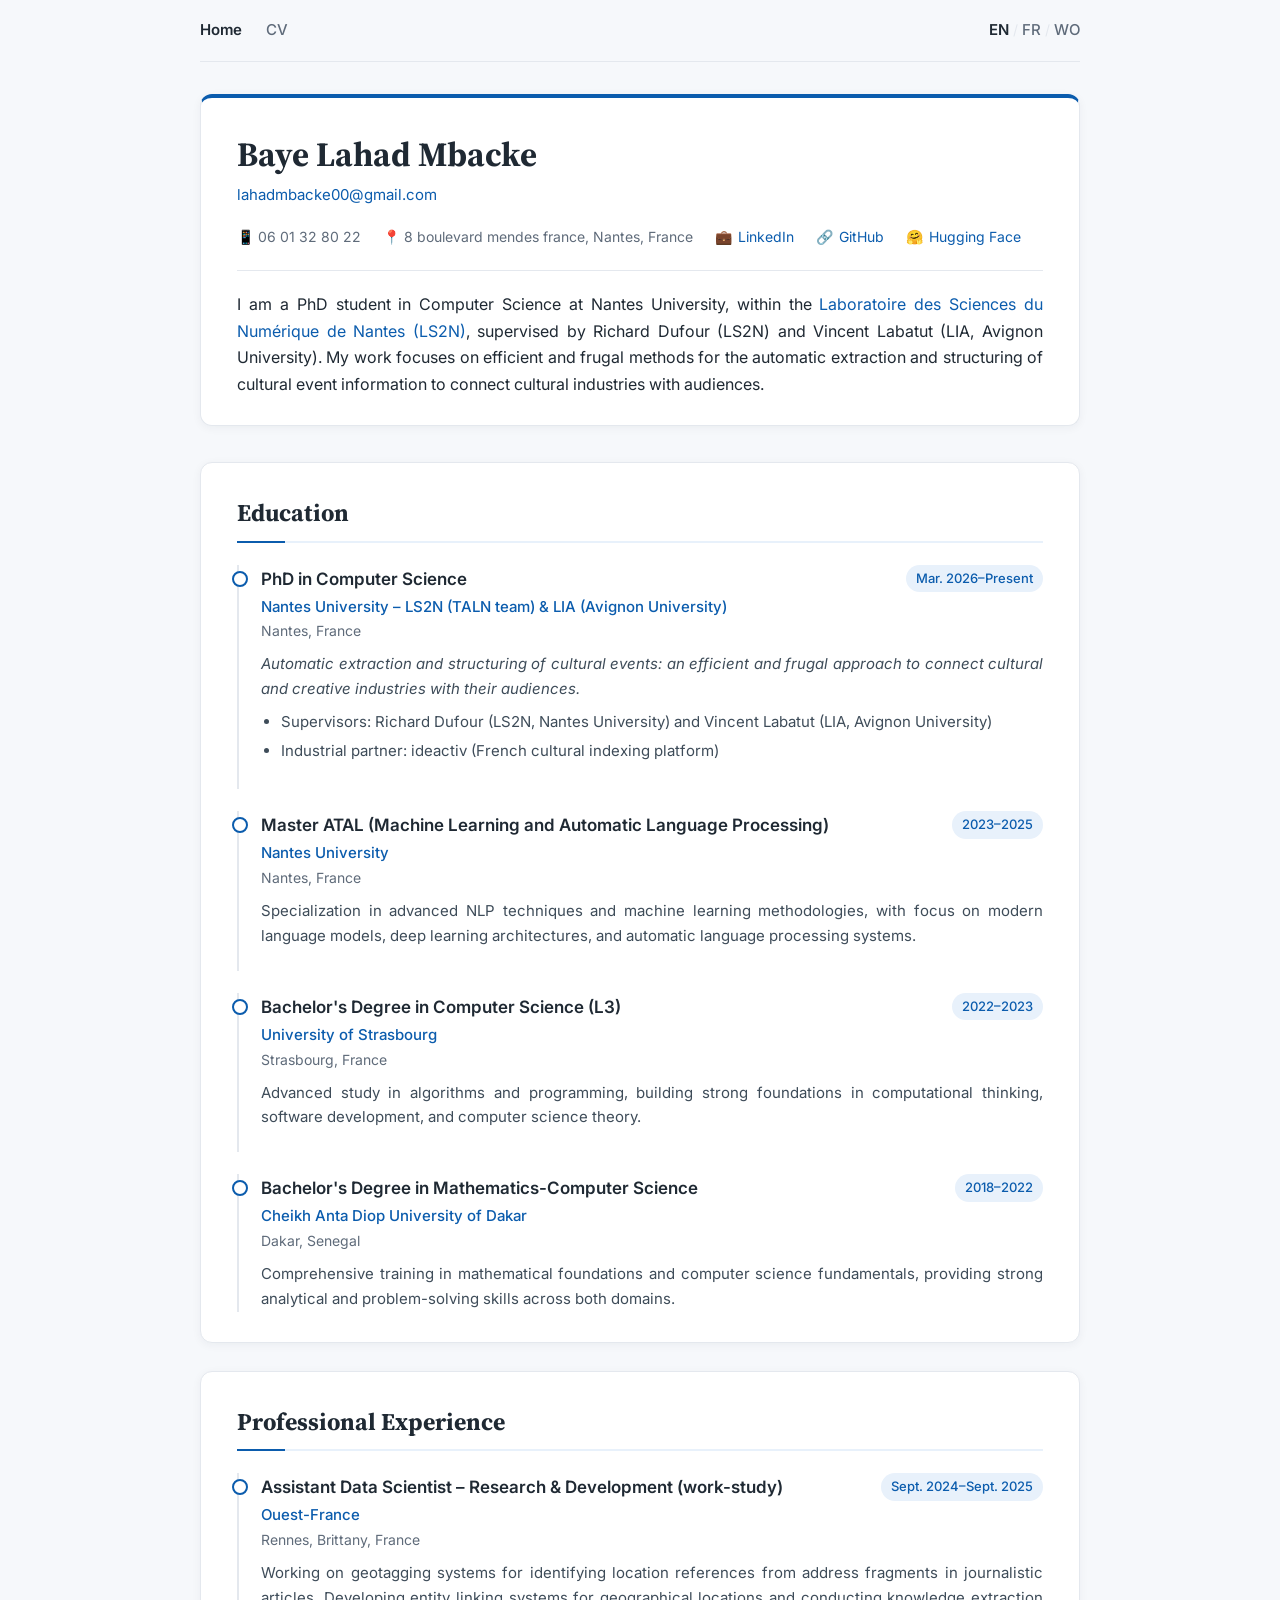
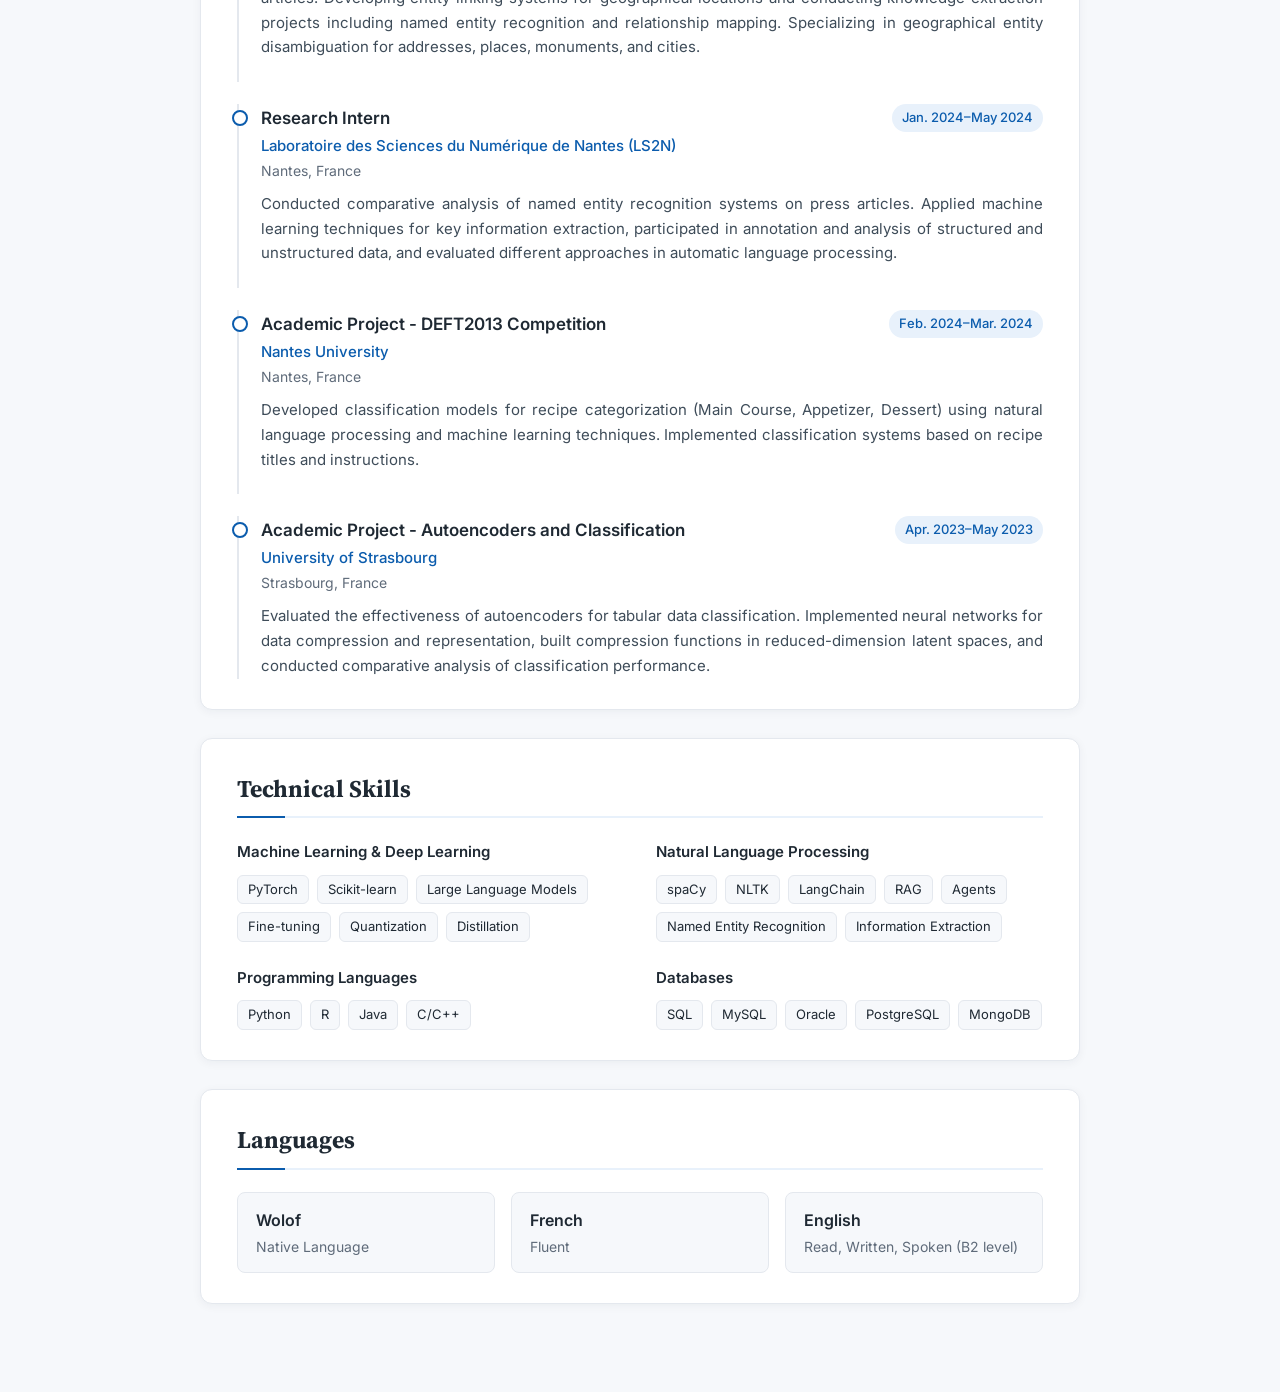
<file: index.html>
<!DOCTYPE html>
<html lang="en">
<head>
    <meta charset="UTF-8">
    <meta name="viewport" content="width=device-width, initial-scale=1.0">
    <link rel="preconnect" href="https://fonts.googleapis.com">
    <link rel="preconnect" href="https://fonts.gstatic.com" crossorigin>
    <link href="https://fonts.googleapis.com/css2?family=Inter:wght@400;500;600;700&family=Source+Serif+4:wght@600;700&display=swap" rel="stylesheet">
    <link rel="stylesheet" href="style.css">


    <title>Baye Lahad Mbacke</title>

</head>
<body>
    <nav class="nav">
        <a href="#" class="active">Home</a>
       <!-- <a href="#">Research</a>
        <a href="#">Publications</a>
        <a href="#">Code & Data</a>
        <a href="#">Students</a>
        <a href="#">Service</a> -->
         <a href="Resume_PHD_en.pdf" target="_blank">CV</a>
         <span class="lang-switch"><a href="index.html" class="current" hreflang="en">EN</a> / <a href="fr.html" hreflang="fr">FR</a> / <a href="wo.html" hreflang="wo">WO</a></span>
    </nav>

    <div class="header">
        <h1 class="name">Baye Lahad Mbacke</h1>
        <a href="mailto:lahadmbacke00@gmail.com" class="email">lahadmbacke00@gmail.com</a>
        
        <div class="contact-info">
            <span>📱 06 01 32 80 22</span>
            <span>📍 8 boulevard mendes france, Nantes, France</span>
            <span>💼 <a href="https://linkedin.com/in/baye-lahad-mbacke">LinkedIn</a></span>
            <span>🔗 <a href="https://github.com/LahadMbacke">GitHub</a></span>
            <span>🤗 <a href="https://huggingface.co/Lahad">Hugging Face</a></span>

        </div>
        
        <p class="bio">
            I am a PhD student in Computer Science at Nantes University, within the
            <a href="https://www.ls2n.fr/equipe/taln/">Laboratoire des Sciences du Numérique de Nantes (LS2N)</a>,
            supervised by Richard Dufour (LS2N) and Vincent Labatut (LIA, Avignon University).
            My work focuses on efficient and frugal methods for the automatic extraction and structuring
            of cultural event information to connect cultural industries with audiences.
        </p>
        
        <!-- <p class="trajectory">
            <strong>trajectory:</strong> Bachelor's in Mathematics-Computer Science at <span><a href="https://www.ucad.sn/">Cheikh Anta Diop University Dakar (Senegal)</a></span>, 
            → Bachelor's in Computer Science at <span><a href="https://www.unistra.fr/">University of Strasbourg (France)</a></span>
            → Master's student in ATAL at <span><a href="https://www.univ-nantes.fr/">Nantes University (France)</a></span> → Research intern at <span><a href="https://www.ls2n.fr/equipe/taln/">Laboratoire des sciences du numérique de Nantes</a></span>
            → Assistant Data Scientist | R&D (2024–2025) at <span><a href="https://www.ouest-france.fr/">Ouest-France (France).</a></span>
            → PhD student at <span><a href="https://www.univ-nantes.fr/">Nantes University (France)</a></span>, within the <span><a href="https://www.ls2n.fr/equipe/taln/">Laboratoire des Sciences du Numérique de Nantes (LS2N)</a></span>.
        </p> -->
    </div>

    <div class="section">
        <h2>Education</h2>

         <div class="education-item">
            <div class="item-header">
                <div>
                    <div class="item-title">PhD in Computer Science</div>
                    <div class="item-institution">Nantes University – LS2N (TALN team) &amp; LIA (Avignon University)</div>
                    <div class="item-location">Nantes, France</div>
                </div>
                <div class="item-date">Mar. 2026–Present</div>
            </div>
            <div class="item-description">
                <em>Automatic extraction and structuring of cultural events: an efficient and frugal approach to connect cultural and creative industries with their audiences.</em>
                <ul>
                    <li>Supervisors: Richard Dufour (LS2N, Nantes University) and Vincent Labatut (LIA, Avignon University)</li>
                    <li>Industrial partner: ideactiv (French cultural indexing platform)</li>
                </ul>
            </div>
        </div>
        
        <div class="education-item">
            <div class="item-header">
                <div>
                    <div class="item-title">Master ATAL (Machine Learning and Automatic Language Processing)</div>
                    <div class="item-institution">Nantes University</div>
                    <div class="item-location">Nantes, France</div>
                </div>
                <div class="item-date">2023–2025</div>
            </div>
            <div class="item-description">
                Specialization in advanced NLP techniques and machine learning methodologies, with focus on modern language models, deep learning architectures, and automatic language processing systems.
            </div>
        </div>

        <div class="education-item">
            <div class="item-header">
                <div>
                    <div class="item-title">Bachelor's Degree in Computer Science (L3)</div>
                    <div class="item-institution">University of Strasbourg</div>
                    <div class="item-location">Strasbourg, France</div>
                </div>
                <div class="item-date">2022–2023</div>
            </div>
            <div class="item-description">
                Advanced study in algorithms and programming, building strong foundations in computational thinking, software development, and computer science theory.
            </div>
        </div>

        <div class="education-item">
            <div class="item-header">
                <div>
                    <div class="item-title">Bachelor's Degree in Mathematics-Computer Science</div>
                    <div class="item-institution">Cheikh Anta Diop University of Dakar</div>
                    <div class="item-location">Dakar, Senegal</div>
                </div>
                <div class="item-date">2018–2022</div>
            </div>
            <div class="item-description">
                Comprehensive training in mathematical foundations and computer science fundamentals, providing strong analytical and problem-solving skills across both domains.
            </div>
        </div>
    </div>

    <div class="section">
        <h2>Professional Experience</h2>
        
        <div class="experience-item">
            <div class="item-header">
                <div>
                    <div class="item-title">Assistant Data Scientist – Research &amp; Development (work-study)</div>
                    <div class="item-institution">Ouest-France</div>
                    <div class="item-location">Rennes, Brittany, France</div>
                </div>
                <div class="item-date">Sept. 2024–Sept. 2025</div>
            </div>
            <div class="item-description">
                Working on geotagging systems for identifying location references from address fragments in journalistic articles. Developing entity linking systems for geographical locations and conducting knowledge extraction projects including named entity recognition and relationship mapping. Specializing in geographical entity disambiguation for addresses, places, monuments, and cities.
            </div>
        </div>

        <div class="experience-item">
            <div class="item-header">
                <div>
                    <div class="item-title">Research Intern</div>
                    <div class="item-institution">Laboratoire des Sciences du Numérique de Nantes (LS2N)</div>
                    <div class="item-location">Nantes, France</div>
                </div>
                <div class="item-date">Jan. 2024–May 2024</div>
            </div>
            <div class="item-description">
                Conducted comparative analysis of named entity recognition systems on press articles. Applied machine learning techniques for key information extraction, participated in annotation and analysis of structured and unstructured data, and evaluated different approaches in automatic language processing.
            </div>
        </div>

        <div class="experience-item">
            <div class="item-header">
                <div>
                    <div class="item-title">Academic Project - DEFT2013 Competition</div>
                    <div class="item-institution">Nantes University</div>
                    <div class="item-location">Nantes, France</div>
                </div>
                <div class="item-date">Feb. 2024–Mar. 2024</div>
            </div>
            <div class="item-description">
                Developed classification models for recipe categorization (Main Course, Appetizer, Dessert) using natural language processing and machine learning techniques. Implemented classification systems based on recipe titles and instructions.
            </div>
        </div>

        <div class="experience-item">
            <div class="item-header">
                <div>
                    <div class="item-title">Academic Project - Autoencoders and Classification</div>
                    <div class="item-institution">University of Strasbourg</div>
                    <div class="item-location">Strasbourg, France</div>
                </div>
                <div class="item-date">Apr. 2023–May 2023</div>
            </div>
            <div class="item-description">
                Evaluated the effectiveness of autoencoders for tabular data classification. Implemented neural networks for data compression and representation, built compression functions in reduced-dimension latent spaces, and conducted comparative analysis of classification performance.
            </div>
        </div>
    </div>


    <div class="section">
        <h2>Technical Skills</h2>
        <div class="skills-section">
            <div class="skill-category">
                <h3>Machine Learning &amp; Deep Learning</h3>
                <div class="skill-list"><span class="tag">PyTorch</span><span class="tag">Scikit-learn</span><span class="tag">Large Language Models</span><span class="tag">Fine-tuning</span><span class="tag">Quantization</span><span class="tag">Distillation</span></div>
            </div>
            <div class="skill-category">
                <h3>Natural Language Processing</h3>
                <div class="skill-list"><span class="tag">spaCy</span><span class="tag">NLTK</span><span class="tag">LangChain</span><span class="tag">RAG</span><span class="tag">Agents</span><span class="tag">Named Entity Recognition</span><span class="tag">Information Extraction</span></div>
            </div>
            <div class="skill-category">
                <h3>Programming Languages</h3>
                <div class="skill-list"><span class="tag">Python</span><span class="tag">R</span><span class="tag">Java</span><span class="tag">C/C++</span></div>
            </div>
            <div class="skill-category">
                <h3>Databases</h3>
                <div class="skill-list"><span class="tag">SQL</span><span class="tag">MySQL</span><span class="tag">Oracle</span><span class="tag">PostgreSQL</span><span class="tag">MongoDB</span></div>
            </div>
        </div>
    </div>

    <div class="section">
        <h2>Languages</h2>
        <div class="languages-section">
            <div class="language-item">
                <div class="language-name">Wolof</div>
                <div class="language-level">Native Language</div>
            </div>
            <div class="language-item">
                <div class="language-name">French</div>
                <div class="language-level">Fluent</div>
            </div>
            <div class="language-item">
                <div class="language-name">English</div>
                <div class="language-level">Read, Written, Spoken (B2 level)</div>
            </div>
        </div>
    </div>
</body>
</html>
</file>
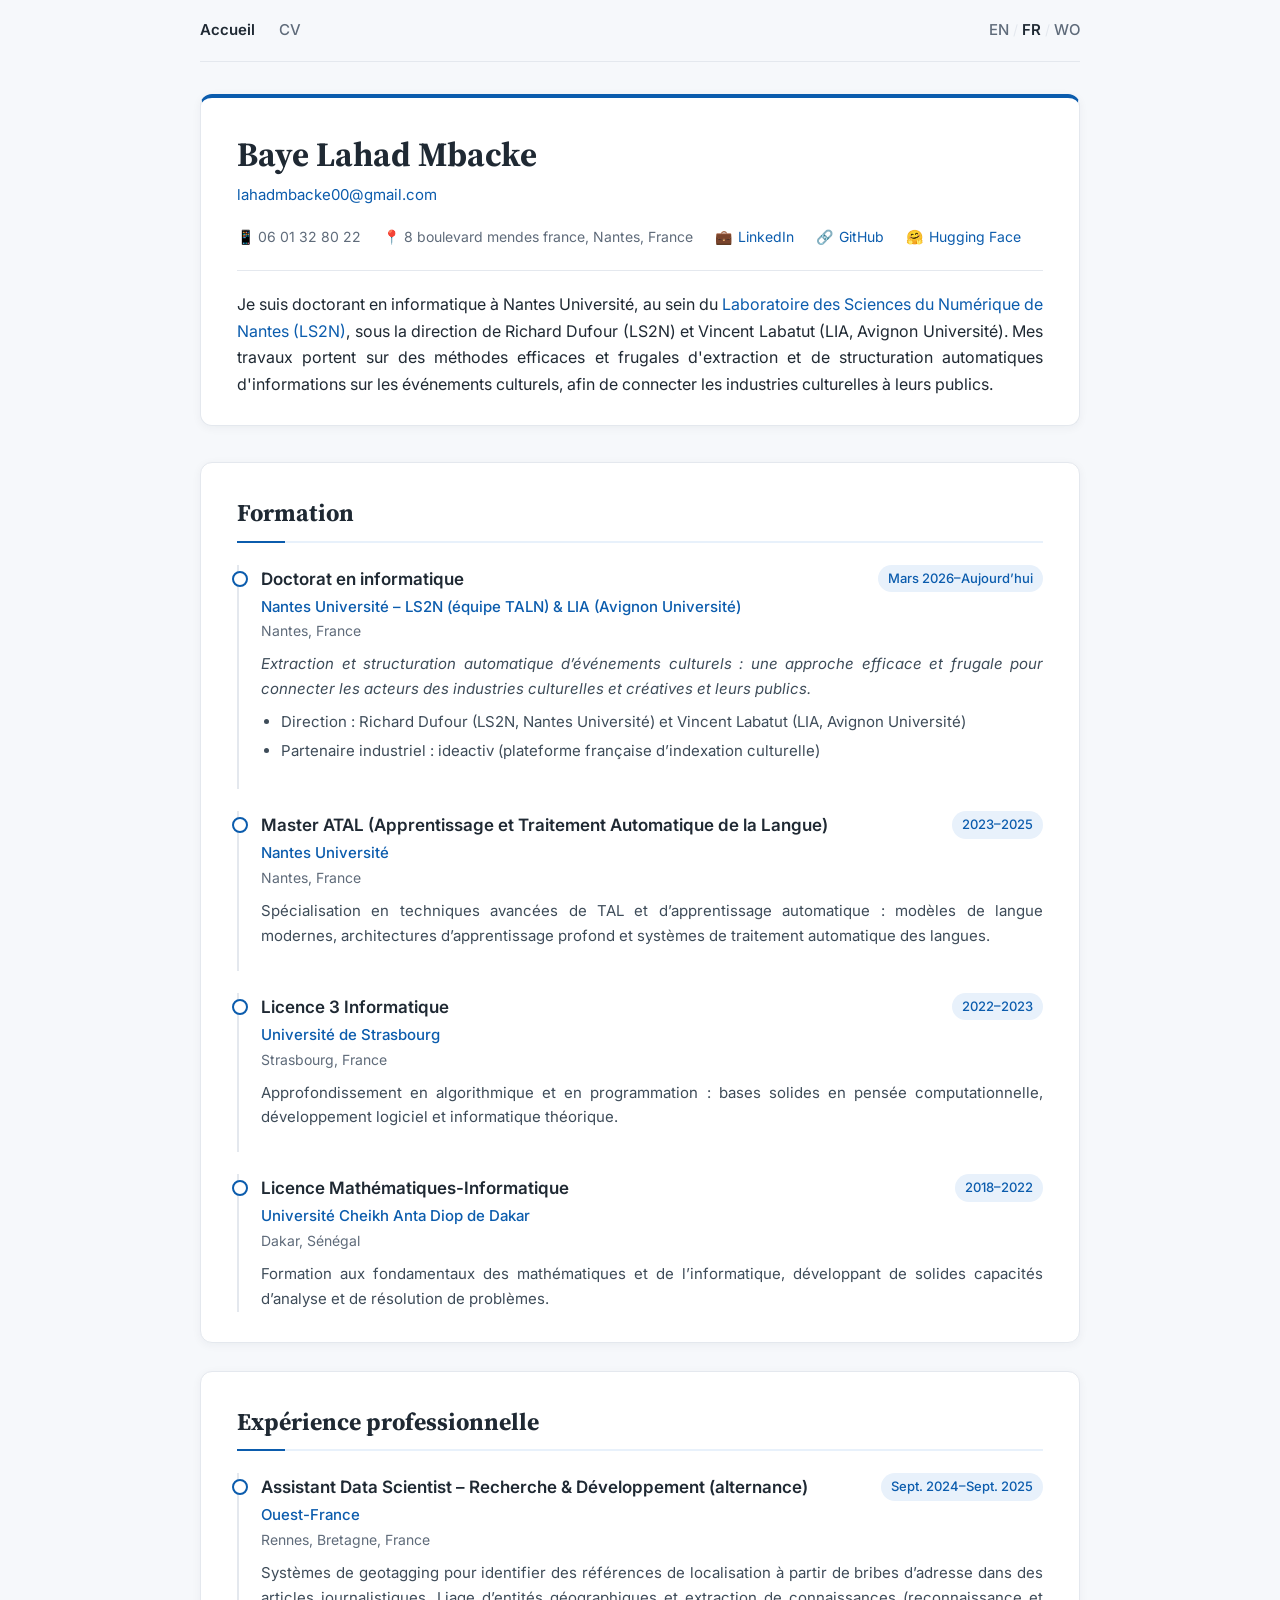
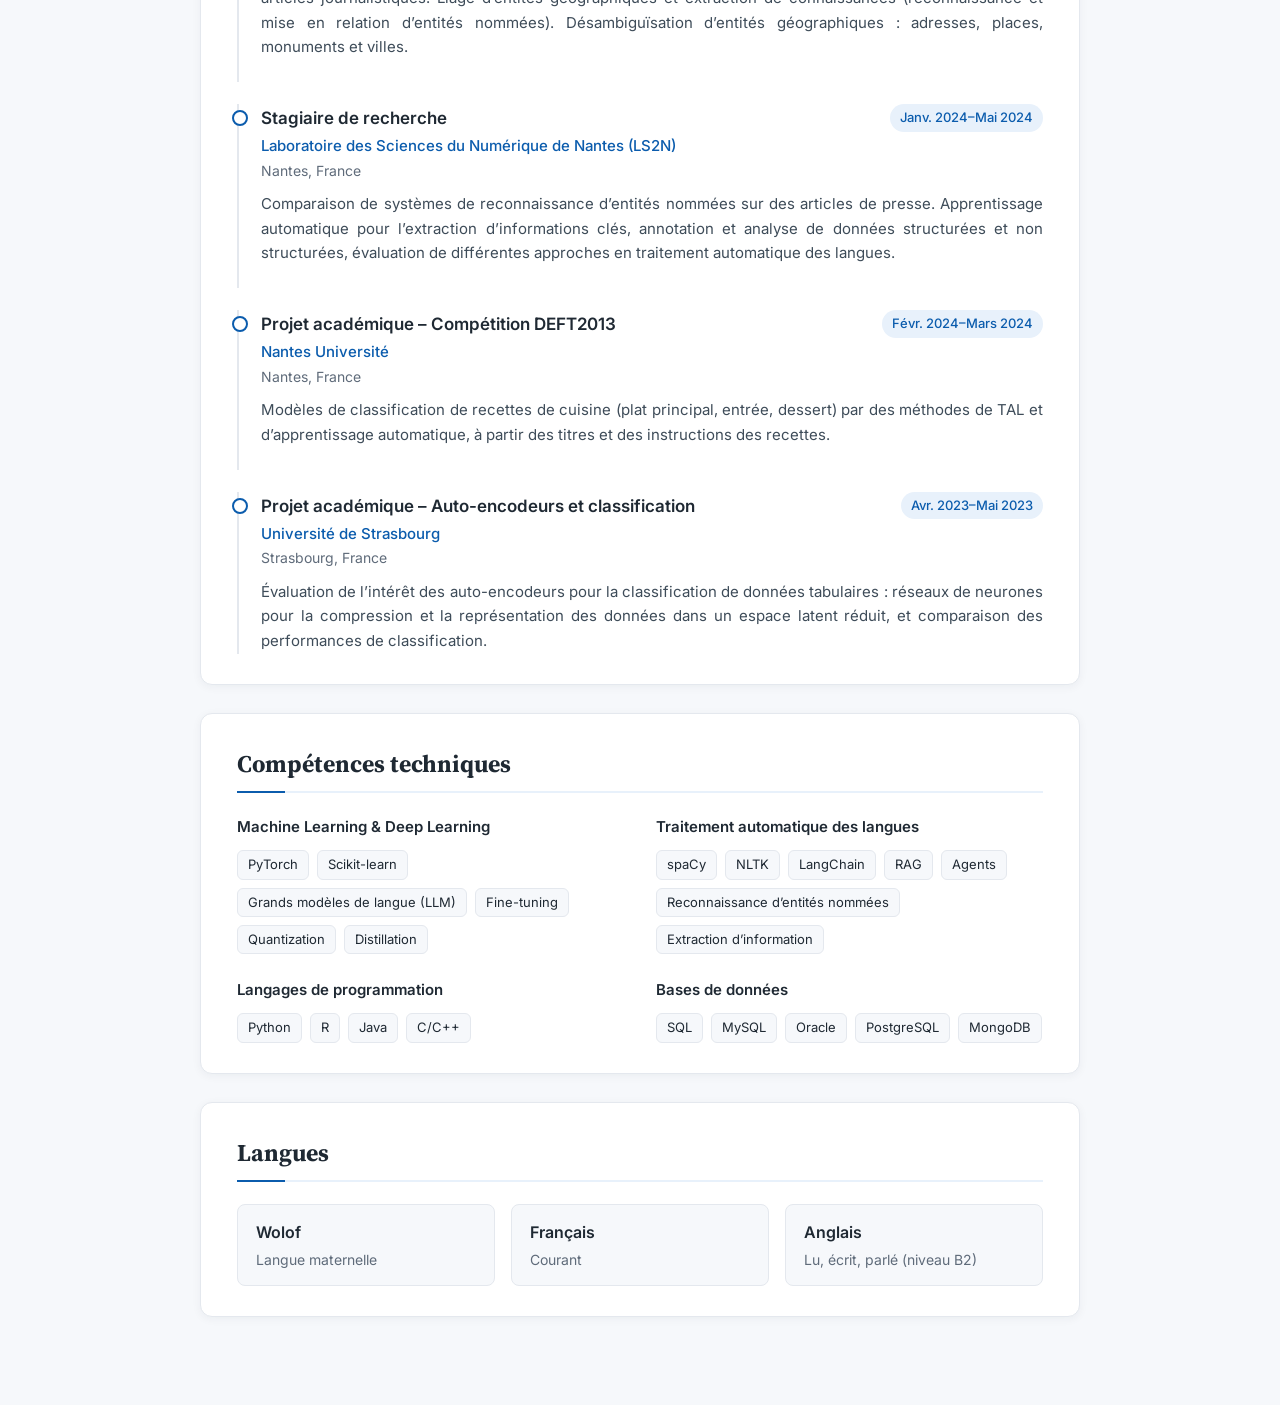
<file: fr.html>
<!DOCTYPE html>
<html lang="fr">
<head>
    <meta charset="UTF-8">
    <meta name="viewport" content="width=device-width, initial-scale=1.0">
    <link rel="preconnect" href="https://fonts.googleapis.com">
    <link rel="preconnect" href="https://fonts.gstatic.com" crossorigin>
    <link href="https://fonts.googleapis.com/css2?family=Inter:wght@400;500;600;700&family=Source+Serif+4:wght@600;700&display=swap" rel="stylesheet">
    <link rel="stylesheet" href="style.css">


    <title>Baye Lahad Mbacke</title>

</head>
<body>
    <nav class="nav">
        <a href="#" class="active">Accueil</a>
       <!-- <a href="#">Research</a>
        <a href="#">Publications</a>
        <a href="#">Code & Data</a>
        <a href="#">Students</a>
        <a href="#">Service</a> -->
         <a href="Resume_PHD_fr.pdf" target="_blank">CV</a>
         <span class="lang-switch"><a href="index.html" hreflang="en">EN</a> / <a href="fr.html" class="current" hreflang="fr">FR</a> / <a href="wo.html" hreflang="wo">WO</a></span>
    </nav>

    <div class="header">
        <h1 class="name">Baye Lahad Mbacke</h1>
        <a href="mailto:lahadmbacke00@gmail.com" class="email">lahadmbacke00@gmail.com</a>
        
        <div class="contact-info">
            <span>📱 06 01 32 80 22</span>
            <span>📍 8 boulevard mendes france, Nantes, France</span>
            <span>💼 <a href="https://linkedin.com/in/baye-lahad-mbacke">LinkedIn</a></span>
            <span>🔗 <a href="https://github.com/LahadMbacke">GitHub</a></span>
            <span>🤗 <a href="https://huggingface.co/Lahad">Hugging Face</a></span>

        </div>
        
        <p class="bio">
            Je suis doctorant en informatique à Nantes Université, au sein du
            <a href="https://www.ls2n.fr/equipe/taln/">Laboratoire des Sciences du Numérique de Nantes (LS2N)</a>,
            sous la direction de Richard Dufour (LS2N) et Vincent Labatut (LIA, Avignon Université).
            Mes travaux portent sur des méthodes efficaces et frugales d'extraction et de structuration
            automatiques d'informations sur les événements culturels, afin de connecter les industries culturelles à leurs publics.
        </p>
        
    </div>

    <div class="section">
        <h2>Formation</h2>

         <div class="education-item">
            <div class="item-header">
                <div>
                    <div class="item-title">Doctorat en informatique</div>
                    <div class="item-institution">Nantes Université – LS2N (équipe TALN) &amp; LIA (Avignon Université)</div>
                    <div class="item-location">Nantes, France</div>
                </div>
                <div class="item-date">Mars 2026–Aujourd’hui</div>
            </div>
            <div class="item-description">
                <em>Extraction et structuration automatique d’événements culturels : une approche efficace et frugale pour connecter les acteurs des industries culturelles et créatives et leurs publics.</em>
                <ul>
                    <li>Direction : Richard Dufour (LS2N, Nantes Université) et Vincent Labatut (LIA, Avignon Université)</li>
                    <li>Partenaire industriel : ideactiv (plateforme française d’indexation culturelle)</li>
                </ul>
            </div>
        </div>
        
        <div class="education-item">
            <div class="item-header">
                <div>
                    <div class="item-title">Master ATAL (Apprentissage et Traitement Automatique de la Langue)</div>
                    <div class="item-institution">Nantes Université</div>
                    <div class="item-location">Nantes, France</div>
                </div>
                <div class="item-date">2023–2025</div>
            </div>
            <div class="item-description">
                Spécialisation en techniques avancées de TAL et d’apprentissage automatique : modèles de langue modernes, architectures d’apprentissage profond et systèmes de traitement automatique des langues.
            </div>
        </div>

        <div class="education-item">
            <div class="item-header">
                <div>
                    <div class="item-title">Licence 3 Informatique</div>
                    <div class="item-institution">Université de Strasbourg</div>
                    <div class="item-location">Strasbourg, France</div>
                </div>
                <div class="item-date">2022–2023</div>
            </div>
            <div class="item-description">
                Approfondissement en algorithmique et en programmation : bases solides en pensée computationnelle, développement logiciel et informatique théorique.
            </div>
        </div>

        <div class="education-item">
            <div class="item-header">
                <div>
                    <div class="item-title">Licence Mathématiques-Informatique</div>
                    <div class="item-institution">Université Cheikh Anta Diop de Dakar</div>
                    <div class="item-location">Dakar, Sénégal</div>
                </div>
                <div class="item-date">2018–2022</div>
            </div>
            <div class="item-description">
                Formation aux fondamentaux des mathématiques et de l’informatique, développant de solides capacités d’analyse et de résolution de problèmes.
            </div>
        </div>
    </div>

    <div class="section">
        <h2>Expérience professionnelle</h2>
        
        <div class="experience-item">
            <div class="item-header">
                <div>
                    <div class="item-title">Assistant Data Scientist – Recherche &amp; Développement (alternance)</div>
                    <div class="item-institution">Ouest-France</div>
                    <div class="item-location">Rennes, Bretagne, France</div>
                </div>
                <div class="item-date">Sept. 2024–Sept. 2025</div>
            </div>
            <div class="item-description">
                Systèmes de geotagging pour identifier des références de localisation à partir de bribes d’adresse dans des articles journalistiques. Liage d’entités géographiques et extraction de connaissances (reconnaissance et mise en relation d’entités nommées). Désambiguïsation d’entités géographiques : adresses, places, monuments et villes.
            </div>
        </div>

        <div class="experience-item">
            <div class="item-header">
                <div>
                    <div class="item-title">Stagiaire de recherche</div>
                    <div class="item-institution">Laboratoire des Sciences du Numérique de Nantes (LS2N)</div>
                    <div class="item-location">Nantes, France</div>
                </div>
                <div class="item-date">Janv. 2024–Mai 2024</div>
            </div>
            <div class="item-description">
                Comparaison de systèmes de reconnaissance d’entités nommées sur des articles de presse. Apprentissage automatique pour l’extraction d’informations clés, annotation et analyse de données structurées et non structurées, évaluation de différentes approches en traitement automatique des langues.
            </div>
        </div>

        <div class="experience-item">
            <div class="item-header">
                <div>
                    <div class="item-title">Projet académique – Compétition DEFT2013</div>
                    <div class="item-institution">Nantes Université</div>
                    <div class="item-location">Nantes, France</div>
                </div>
                <div class="item-date">Févr. 2024–Mars 2024</div>
            </div>
            <div class="item-description">
                Modèles de classification de recettes de cuisine (plat principal, entrée, dessert) par des méthodes de TAL et d’apprentissage automatique, à partir des titres et des instructions des recettes.
            </div>
        </div>

        <div class="experience-item">
            <div class="item-header">
                <div>
                    <div class="item-title">Projet académique – Auto-encodeurs et classification</div>
                    <div class="item-institution">Université de Strasbourg</div>
                    <div class="item-location">Strasbourg, France</div>
                </div>
                <div class="item-date">Avr. 2023–Mai 2023</div>
            </div>
            <div class="item-description">
                Évaluation de l’intérêt des auto-encodeurs pour la classification de données tabulaires : réseaux de neurones pour la compression et la représentation des données dans un espace latent réduit, et comparaison des performances de classification.
            </div>
        </div>
    </div>


    <div class="section">
        <h2>Compétences techniques</h2>
        <div class="skills-section">
            <div class="skill-category">
                <h3>Machine Learning &amp; Deep Learning</h3>
                <div class="skill-list"><span class="tag">PyTorch</span><span class="tag">Scikit-learn</span><span class="tag">Grands modèles de langue (LLM)</span><span class="tag">Fine-tuning</span><span class="tag">Quantization</span><span class="tag">Distillation</span></div>
            </div>
            <div class="skill-category">
                <h3>Traitement automatique des langues</h3>
                <div class="skill-list"><span class="tag">spaCy</span><span class="tag">NLTK</span><span class="tag">LangChain</span><span class="tag">RAG</span><span class="tag">Agents</span><span class="tag">Reconnaissance d’entités nommées</span><span class="tag">Extraction d’information</span></div>
            </div>
            <div class="skill-category">
                <h3>Langages de programmation</h3>
                <div class="skill-list"><span class="tag">Python</span><span class="tag">R</span><span class="tag">Java</span><span class="tag">C/C++</span></div>
            </div>
            <div class="skill-category">
                <h3>Bases de données</h3>
                <div class="skill-list"><span class="tag">SQL</span><span class="tag">MySQL</span><span class="tag">Oracle</span><span class="tag">PostgreSQL</span><span class="tag">MongoDB</span></div>
            </div>
        </div>
    </div>

    <div class="section">
        <h2>Langues</h2>
        <div class="languages-section">
            <div class="language-item">
                <div class="language-name">Wolof</div>
                <div class="language-level">Langue maternelle</div>
            </div>
            <div class="language-item">
                <div class="language-name">Français</div>
                <div class="language-level">Courant</div>
            </div>
            <div class="language-item">
                <div class="language-name">Anglais</div>
                <div class="language-level">Lu, écrit, parlé (niveau B2)</div>
            </div>
        </div>
    </div>
</body>
</html>
</file>
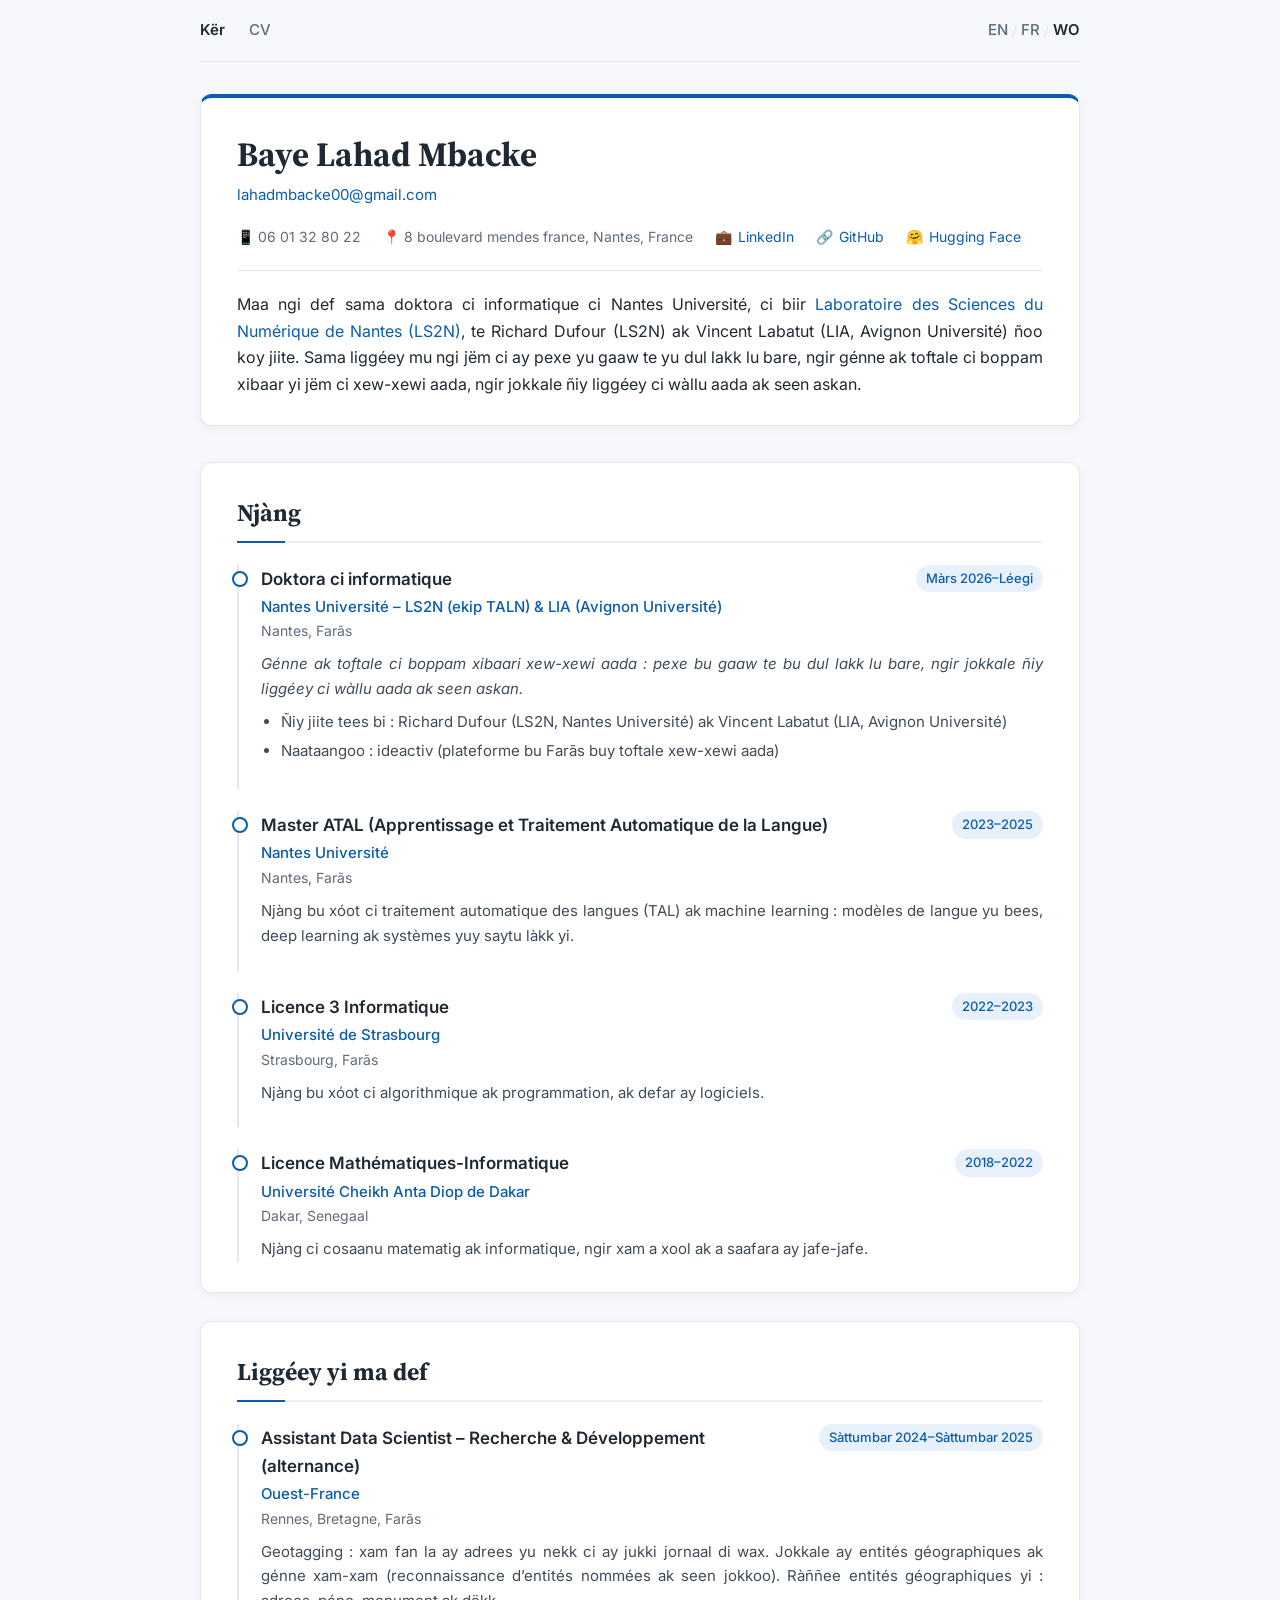
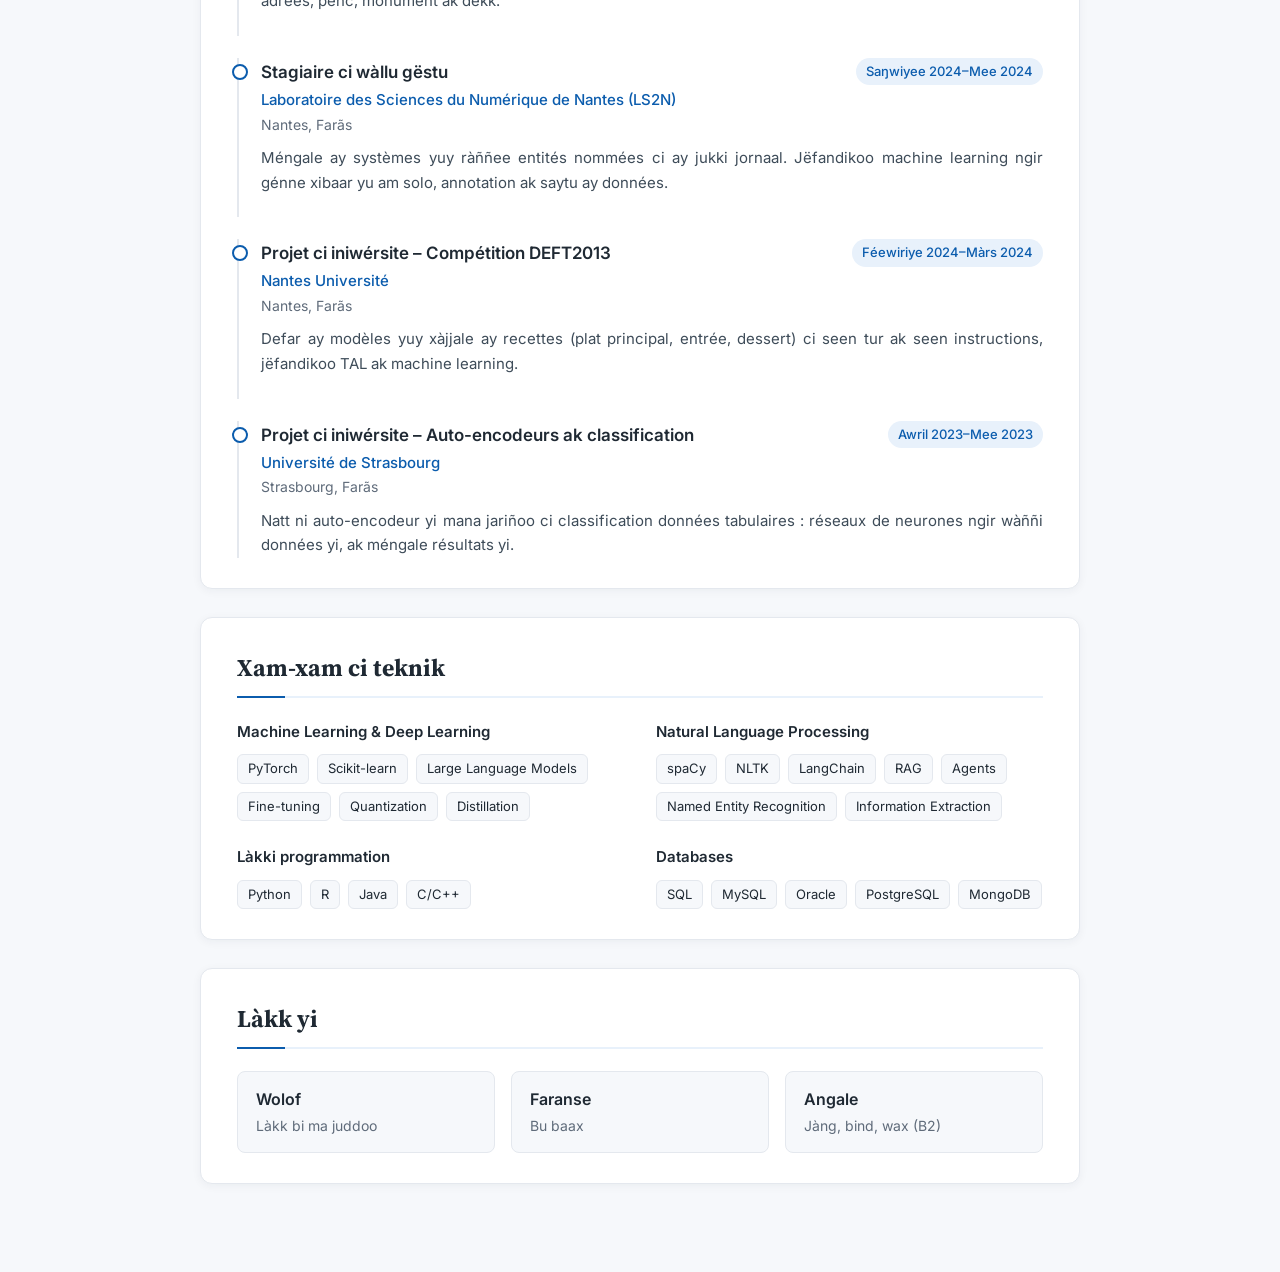
<file: wo.html>
<!DOCTYPE html>
<html lang="wo">
<head>
    <meta charset="UTF-8">
    <meta name="viewport" content="width=device-width, initial-scale=1.0">
    <link rel="preconnect" href="https://fonts.googleapis.com">
    <link rel="preconnect" href="https://fonts.gstatic.com" crossorigin>
    <link href="https://fonts.googleapis.com/css2?family=Inter:wght@400;500;600;700&family=Source+Serif+4:wght@600;700&display=swap" rel="stylesheet">
    <link rel="stylesheet" href="style.css">


    <title>Baye Lahad Mbacke</title>

</head>
<body>
    <nav class="nav">
        <a href="#" class="active">Kër</a>
       <!-- <a href="#">Research</a>
        <a href="#">Publications</a>
        <a href="#">Code & Data</a>
        <a href="#">Students</a>
        <a href="#">Service</a> -->
         <a href="Resume_PHD_fr.pdf" target="_blank">CV</a>
         <span class="lang-switch"><a href="index.html" hreflang="en">EN</a> / <a href="fr.html" hreflang="fr">FR</a> / <a href="wo.html" class="current" hreflang="wo">WO</a></span>
    </nav>

    <div class="header">
        <h1 class="name">Baye Lahad Mbacke</h1>
        <a href="mailto:lahadmbacke00@gmail.com" class="email">lahadmbacke00@gmail.com</a>
        
        <div class="contact-info">
            <span>📱 06 01 32 80 22</span>
            <span>📍 8 boulevard mendes france, Nantes, France</span>
            <span>💼 <a href="https://linkedin.com/in/baye-lahad-mbacke">LinkedIn</a></span>
            <span>🔗 <a href="https://github.com/LahadMbacke">GitHub</a></span>
            <span>🤗 <a href="https://huggingface.co/Lahad">Hugging Face</a></span>

        </div>
        
        <p class="bio">
            Maa ngi def sama doktora ci informatique ci Nantes Université, ci biir
            <a href="https://www.ls2n.fr/equipe/taln/">Laboratoire des Sciences du Numérique de Nantes (LS2N)</a>,
            te Richard Dufour (LS2N) ak Vincent Labatut (LIA, Avignon Université) ñoo koy jiite.
            Sama liggéey mu ngi jëm ci ay pexe yu gaaw te yu dul lakk lu bare, ngir génne ak toftale
            ci boppam xibaar yi jëm ci xew-xewi aada, ngir jokkale ñiy liggéey ci wàllu aada ak seen askan.
        </p>
        
    </div>

    <div class="section">
        <h2>Njàng</h2>

         <div class="education-item">
            <div class="item-header">
                <div>
                    <div class="item-title">Doktora ci informatique</div>
                    <div class="item-institution">Nantes Université – LS2N (ekip TALN) &amp; LIA (Avignon Université)</div>
                    <div class="item-location">Nantes, Farãs</div>
                </div>
                <div class="item-date">Màrs 2026–Léegi</div>
            </div>
            <div class="item-description">
                <em>Génne ak toftale ci boppam xibaari xew-xewi aada : pexe bu gaaw te bu dul lakk lu bare, ngir jokkale ñiy liggéey ci wàllu aada ak seen askan.</em>
                <ul>
                    <li>Ñiy jiite tees bi : Richard Dufour (LS2N, Nantes Université) ak Vincent Labatut (LIA, Avignon Université)</li>
                    <li>Naataangoo : ideactiv (plateforme bu Farãs buy toftale xew-xewi aada)</li>
                </ul>
            </div>
        </div>
        
        <div class="education-item">
            <div class="item-header">
                <div>
                    <div class="item-title">Master ATAL (Apprentissage et Traitement Automatique de la Langue)</div>
                    <div class="item-institution">Nantes Université</div>
                    <div class="item-location">Nantes, Farãs</div>
                </div>
                <div class="item-date">2023–2025</div>
            </div>
            <div class="item-description">
                Njàng bu xóot ci traitement automatique des langues (TAL) ak machine learning : modèles de langue yu bees, deep learning ak systèmes yuy saytu làkk yi.
            </div>
        </div>

        <div class="education-item">
            <div class="item-header">
                <div>
                    <div class="item-title">Licence 3 Informatique</div>
                    <div class="item-institution">Université de Strasbourg</div>
                    <div class="item-location">Strasbourg, Farãs</div>
                </div>
                <div class="item-date">2022–2023</div>
            </div>
            <div class="item-description">
                Njàng bu xóot ci algorithmique ak programmation, ak defar ay logiciels.
            </div>
        </div>

        <div class="education-item">
            <div class="item-header">
                <div>
                    <div class="item-title">Licence Mathématiques-Informatique</div>
                    <div class="item-institution">Université Cheikh Anta Diop de Dakar</div>
                    <div class="item-location">Dakar, Senegaal</div>
                </div>
                <div class="item-date">2018–2022</div>
            </div>
            <div class="item-description">
                Njàng ci cosaanu matematig ak informatique, ngir xam a xool ak a saafara ay jafe-jafe.
            </div>
        </div>
    </div>

    <div class="section">
        <h2>Liggéey yi ma def</h2>
        
        <div class="experience-item">
            <div class="item-header">
                <div>
                    <div class="item-title">Assistant Data Scientist – Recherche &amp; Développement (alternance)</div>
                    <div class="item-institution">Ouest-France</div>
                    <div class="item-location">Rennes, Bretagne, Farãs</div>
                </div>
                <div class="item-date">Sàttumbar 2024–Sàttumbar 2025</div>
            </div>
            <div class="item-description">
                Geotagging : xam fan la ay adrees yu nekk ci ay jukki jornaal di wax. Jokkale ay entités géographiques ak génne xam-xam (reconnaissance d’entités nommées ak seen jokkoo). Ràññee entités géographiques yi : adrees, pénc, monument ak dëkk.
            </div>
        </div>

        <div class="experience-item">
            <div class="item-header">
                <div>
                    <div class="item-title">Stagiaire ci wàllu gëstu</div>
                    <div class="item-institution">Laboratoire des Sciences du Numérique de Nantes (LS2N)</div>
                    <div class="item-location">Nantes, Farãs</div>
                </div>
                <div class="item-date">Saŋwiyee 2024–Mee 2024</div>
            </div>
            <div class="item-description">
                Méngale ay systèmes yuy ràññee entités nommées ci ay jukki jornaal. Jëfandikoo machine learning ngir génne xibaar yu am solo, annotation ak saytu ay données.
            </div>
        </div>

        <div class="experience-item">
            <div class="item-header">
                <div>
                    <div class="item-title">Projet ci iniwérsite – Compétition DEFT2013</div>
                    <div class="item-institution">Nantes Université</div>
                    <div class="item-location">Nantes, Farãs</div>
                </div>
                <div class="item-date">Féewiriye 2024–Màrs 2024</div>
            </div>
            <div class="item-description">
                Defar ay modèles yuy xàjjale ay recettes (plat principal, entrée, dessert) ci seen tur ak seen instructions, jëfandikoo TAL ak machine learning.
            </div>
        </div>

        <div class="experience-item">
            <div class="item-header">
                <div>
                    <div class="item-title">Projet ci iniwérsite – Auto-encodeurs ak classification</div>
                    <div class="item-institution">Université de Strasbourg</div>
                    <div class="item-location">Strasbourg, Farãs</div>
                </div>
                <div class="item-date">Awril 2023–Mee 2023</div>
            </div>
            <div class="item-description">
                Natt ni auto-encodeur yi mana jariñoo ci classification données tabulaires : réseaux de neurones ngir wàññi données yi, ak méngale résultats yi.
            </div>
        </div>
    </div>


    <div class="section">
        <h2>Xam-xam ci teknik</h2>
        <div class="skills-section">
            <div class="skill-category">
                <h3>Machine Learning &amp; Deep Learning</h3>
                <div class="skill-list"><span class="tag">PyTorch</span><span class="tag">Scikit-learn</span><span class="tag">Large Language Models</span><span class="tag">Fine-tuning</span><span class="tag">Quantization</span><span class="tag">Distillation</span></div>
            </div>
            <div class="skill-category">
                <h3>Natural Language Processing</h3>
                <div class="skill-list"><span class="tag">spaCy</span><span class="tag">NLTK</span><span class="tag">LangChain</span><span class="tag">RAG</span><span class="tag">Agents</span><span class="tag">Named Entity Recognition</span><span class="tag">Information Extraction</span></div>
            </div>
            <div class="skill-category">
                <h3>Làkki programmation</h3>
                <div class="skill-list"><span class="tag">Python</span><span class="tag">R</span><span class="tag">Java</span><span class="tag">C/C++</span></div>
            </div>
            <div class="skill-category">
                <h3>Databases</h3>
                <div class="skill-list"><span class="tag">SQL</span><span class="tag">MySQL</span><span class="tag">Oracle</span><span class="tag">PostgreSQL</span><span class="tag">MongoDB</span></div>
            </div>
        </div>
    </div>

    <div class="section">
        <h2>Làkk yi</h2>
        <div class="languages-section">
            <div class="language-item">
                <div class="language-name">Wolof</div>
                <div class="language-level">Làkk bi ma juddoo</div>
            </div>
            <div class="language-item">
                <div class="language-name">Faranse</div>
                <div class="language-level">Bu baax</div>
            </div>
            <div class="language-item">
                <div class="language-name">Angale</div>
                <div class="language-level">Jàng, bind, wax (B2)</div>
            </div>
        </div>
    </div>
</body>
</html>
</file>
<file: style.css>
:root {
    --text: #1f2933;
    --muted: #5f6b7a;
    --accent: #0b5cad;
    --accent-soft: #e8f1fb;
    --border: #e4e8ee;
    --bg: #f6f8fb;
    --card: #ffffff;
}

* {
    margin: 0;
    padding: 0;
    box-sizing: border-box;
}

body {
    font-family: 'Inter', -apple-system, 'Segoe UI', Roboto, sans-serif;
    line-height: 1.65;
    color: var(--text);
    background: var(--bg);
    max-width: 920px;
    margin: 0 auto;
    padding: 0 20px 60px;
}

a {
    color: var(--accent);
    text-decoration: none;
}

a:hover {
    text-decoration: underline;
}

/* Navigation */
.nav {
    position: sticky;
    top: 0;
    z-index: 10;
    display: flex;
    gap: 24px;
    padding: 18px 0;
    margin-bottom: 32px;
    background: rgba(246, 248, 251, 0.92);
    backdrop-filter: blur(6px);
    border-bottom: 1px solid var(--border);
}

.nav a {
    font-size: 15px;
    font-weight: 500;
    color: var(--muted);
}

.nav a:hover {
    color: var(--accent);
    text-decoration: none;
}

.nav a.active {
    color: var(--text);
    font-weight: 600;
}

/* Header */
.header {
    background: var(--card);
    border: 1px solid var(--border);
    border-top: 4px solid var(--accent);
    border-radius: 12px;
    padding: 36px 36px 28px;
    margin-bottom: 36px;
    box-shadow: 0 2px 10px rgba(15, 35, 60, 0.05);
}

.name {
    font-family: 'Source Serif 4', Georgia, serif;
    font-size: 34px;
    font-weight: 700;
    line-height: 1.2;
    margin-bottom: 6px;
}

.email {
    display: inline-block;
    font-size: 15px;
    margin-bottom: 4px;
}

.contact-info {
    display: flex;
    gap: 10px 22px;
    flex-wrap: wrap;
    margin: 14px 0 22px;
    color: var(--muted);
    font-size: 14px;
}

.contact-info span {
    display: flex;
    align-items: center;
    gap: 6px;
}

.bio {
    font-size: 16px;
    text-align: justify;
    padding-top: 20px;
    border-top: 1px solid var(--border);
}

.trajectory {
    font-size: 15px;
    color: var(--muted);
    font-style: italic;
}

.trajectory strong {
    color: var(--text);
}

/* Sections */
.section {
    background: var(--card);
    border: 1px solid var(--border);
    border-radius: 12px;
    padding: 30px 36px;
    margin-bottom: 28px;
    box-shadow: 0 2px 10px rgba(15, 35, 60, 0.05);
}

.section h2 {
    font-family: 'Source Serif 4', Georgia, serif;
    font-size: 24px;
    margin-bottom: 22px;
    padding-bottom: 8px;
    border-bottom: 2px solid var(--accent-soft);
    position: relative;
}

.section h2::after {
    content: "";
    position: absolute;
    left: 0;
    bottom: -2px;
    width: 48px;
    height: 2px;
    background: var(--accent);
}

/* Timeline entries */
.education-item, .experience-item {
    position: relative;
    padding: 0 0 22px 22px;
    margin-bottom: 22px;
    border-left: 2px solid var(--border);
}

.education-item::before, .experience-item::before {
    content: "";
    position: absolute;
    left: -7px;
    top: 6px;
    width: 12px;
    height: 12px;
    border-radius: 50%;
    background: var(--card);
    border: 2px solid var(--accent);
}

.education-item:last-child, .experience-item:last-child {
    margin-bottom: 0;
    padding-bottom: 0;
}

.item-header {
    display: flex;
    justify-content: space-between;
    align-items: flex-start;
    gap: 16px;
}

.item-title {
    font-size: 17px;
    font-weight: 600;
    margin-bottom: 2px;
}

.item-institution {
    font-size: 15px;
    font-weight: 500;
    color: var(--accent);
}

.item-location {
    color: var(--muted);
    font-size: 14px;
}

.item-date {
    flex-shrink: 0;
    font-size: 13px;
    font-weight: 500;
    color: var(--accent);
    background: var(--accent-soft);
    padding: 3px 10px;
    border-radius: 999px;
    white-space: nowrap;
}

.item-description {
    color: #3e4c59;
    font-size: 15px;
    text-align: justify;
    margin-top: 10px;
}

.item-description ul {
    margin: 8px 0 0 20px;
}

.item-description li {
    margin-bottom: 4px;
}

/* Skills */
.skills-section {
    display: grid;
    grid-template-columns: repeat(auto-fit, minmax(260px, 1fr));
    gap: 24px 32px;
}

.skill-category h3 {
    font-size: 15px;
    font-weight: 600;
    margin-bottom: 10px;
}

.skill-list {
    display: flex;
    flex-wrap: wrap;
    gap: 8px;
}

.tag {
    font-size: 13px;
    color: var(--text);
    background: var(--bg);
    border: 1px solid var(--border);
    padding: 3px 10px;
    border-radius: 6px;
}

/* Languages */
.languages-section {
    display: flex;
    gap: 16px;
    flex-wrap: wrap;
}

.language-item {
    flex: 1 1 180px;
    padding: 14px 18px;
    background: var(--bg);
    border: 1px solid var(--border);
    border-radius: 8px;
}

.language-name {
    font-weight: 600;
    margin-bottom: 2px;
}

.language-level {
    color: var(--muted);
    font-size: 14px;
}

.interests-section p {
    color: var(--muted);
    font-size: 15px;
    margin-bottom: 10px;
}

@media (max-width: 768px) {
    body {
        padding: 0 16px 40px;
    }

    .nav {
        gap: 16px;
    }

    .header, .section {
        padding: 24px 20px;
    }

    .name {
        font-size: 28px;
    }

    .item-header {
        flex-direction: column;
        gap: 6px;
    }

    .bio, .item-description {
        text-align: left;
    }
}

.lang-switch {
    margin-left: auto;
    font-size: 14px;
    color: var(--border);
}

.nav .lang-switch a.current {
    color: var(--text);
    font-weight: 600;
}
</file>
